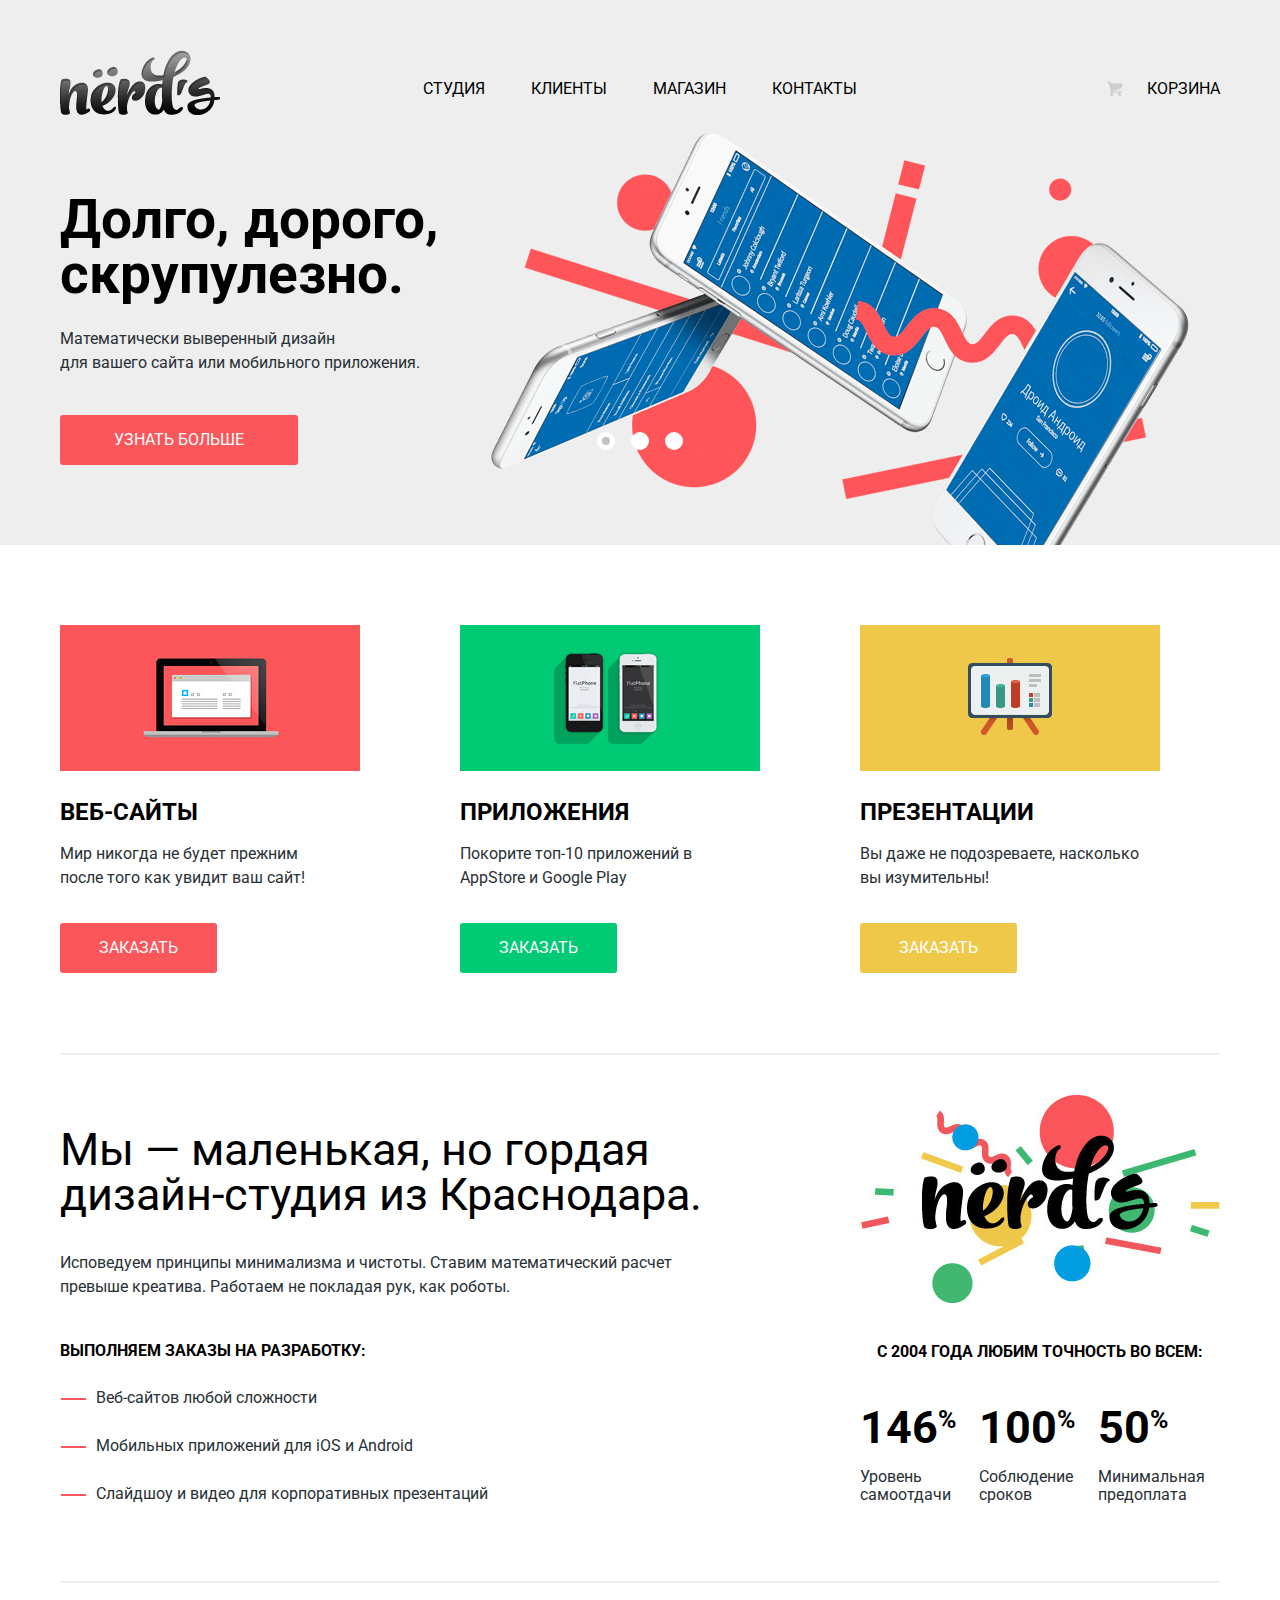
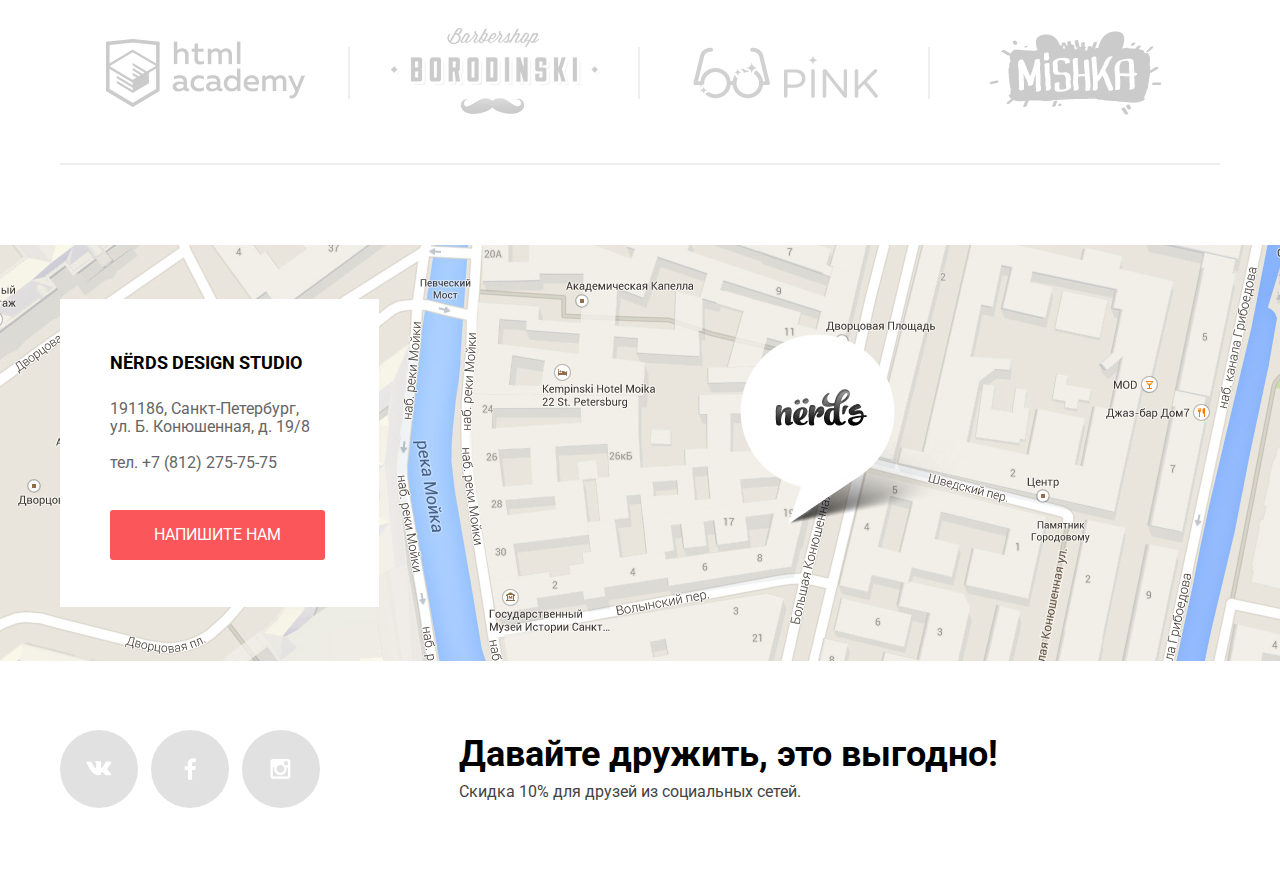
<file: index.html>
<!DOCTYPE html>
<html lang="en">
<head>
    <meta charset="UTF-8">
    <title>Nerd's</title>
    <link href="https://fonts.googleapis.com/css?family=Roboto:400,700&amp;subset=cyrillic" rel="stylesheet">
    <link rel="stylesheet" href="css/normalize.css">
    <link rel="stylesheet" href="css/style.css">
    <script> console.log("BugFix"); </script> <!-- QUEST: transition google chrome / opera  -->
</head>
<body>
<header class="header-main">
    <div class="layout-center">

        <nav class="nav-main">
            <a href="#"><img class="nav-main__logo" src="img/logo-header.png"></a>
            <ul class="nav-main__menu">
                <li class="nav-main__item"><a href="#">Студия</a></li>
                <li class="nav-main__item"><a href="#">Клиенты</a></li>
                <li class="nav-main__item"><a href="catalog.html">Магазин</a></li>
                <li class="nav-main__item"><a href="#">Контакты</a></li>
            </ul>
        </nav>

        <div class="user-block">
            <a class="user-block__basket" href="#">Корзина</a>
        </div>

    </div>
</header>

<main class="main-index">
    <div class="slider__wrap">
        <div class="slider">
            <input id="btn-1" type="radio" name="toggle" checked>
            <input id="btn-2" type="radio" name="toggle">
            <input id="btn-3" type="radio" name="toggle">
            <div class="slider__controls">
                <label for="btn-1"></label>
                <label for="btn-2"></label>
                <label for="btn-3"></label>
            </div>
            <div class="slide" id="slide-1">
                <span class="slide__title">Долго, дорого,<br>скрупулезно.</span>
                <p class="slide__description">Математически выверенный дизайн<br>
                    для вашего сайта или мобильного приложения.</p>
                <a class="btn slide__btn" href="#">Узнать больше</a>
            </div>
            <div class="slide" id="slide-2">
                <span class="slide__title">Любим математику<br>как никто другой</span>
                <p class="slide__description">Никакого креатива, только математические формулы<br>
                    для расчета идеальных пропорций.</p>
                <a class="btn slide__btn" href="#">Узнать больше</a>
            </div>
            <div class="slide" id="slide-3">
                <span class="slide__title">Только ночь,<br>только хардкор</span>
                <p class="slide__description">Работать днем, как все? Мы против этого.<br>
                    Ближе к полуночи работа только начинается.</p>
                <a class="btn slide__btn" href="#">Узнать больше</a>
            </div>
        </div>
    </div>
    <div class="layout-center">
        <section class="services clearfix">
            <article class="service">
                <img src="img/service-1.jpg">
                <h2 class="service__header">Веб-сайты</h2>
                <p class="service__description">Мир никогда не будет прежним после того как увидит ваш сайт!</p>
                <a class="btn service__btn" href="#">Заказать</a>
            </article>
            <article class="service">
                <img src="img/service-2.jpg">
                <h2 class="service__header">Приложения</h2>
                <p class="service__description">Покорите топ-10 приложений в AppStore и Google Play</p>
                <a class="btn service__btn -green" href="#">Заказать</a>
            </article>
            <article class="service">
                <img src="img/service-3.jpg">
                <h2 class="service__header">Презентации</h2>
                <p class="service__description">Вы даже не подозреваете, насколько вы изумительны!</p>
                <a class="btn service__btn -yellow" href="#">Заказать</a>
            </article>
        </section>
        <section class="about-us clearfix">
            <div class="column-left spec">
                <span class="spec__header">Мы — маленькая, но гордая дизайн-студия из Краснодара.</span>
                <p class="spec__description">Исповедуем принципы минимализма и чистоты. Ставим математический расчет
                    превыше креатива. Работаем не
                    покладая рук, как роботы.</p>
                <b class="spec__list-header">Выполняем заказы на разработку:</b>
                <ul class="spec__service-list">
                    <li class="spec__service">Веб-сайтов любой сложности</li>
                    <li class="spec__service">Мобильных приложений для iOS и Android</li>
                    <li class="spec__service">Слайдшоу и видео для корпоративных презентаций</li>
                </ul>
            </div>
            <div class="column-right statistic">
                <img src="img/logo.jpg">
                <b class="statistic__header">с 2004 года Любим точность во всем:</b>
                <ul class="statistic__facts">
                    <li class="statistic__fact">
                        <span class="statistic__value">146<sup>%</sup></span>
                        <p class="statistic__name">Уровень самоотдачи</p>
                    </li>
                    <li class="statistic__fact">
                        <span class="statistic__value">100<sup>%</sup></span>
                        <p class="statistic__name">Соблюдение сроков</p>
                    </li>
                    <li class="statistic__fact">
                        <span class="statistic__value">50<sup>%</sup></span>
                        <p class="statistic__name">Минимальная предоплата</p>
                    </li>
                </ul>
            </div>
        </section>
        <section class="clients clearfix">
            <ul class="clients__list">
                <li class="clients__client"><img src="img/logo-1.png"></li>
                <li class="clients__client"><img src="img/logo-2.png"></li>
                <li class="clients__client"><img src="img/logo-3.png"></li>
                <li class="clients__client"><img src="img/logo-4.png"></li>
            </ul>
        </section>
    </div>
</main>

<footer class="footer-main">
    <section class="contacts">
        <div class="layout-center">
            <div class="contacts__block">
                <b class="contacts__header">NЁRDS DESIGN STUDIO</b>
                <p class="contacts__address">191186, Санкт-Петербург,<br>ул. Б. Конюшенная, д. 19/8</p>
                <p class="contacts__phone">тел. +7 (812) 275-75-75</p>
                <a class="btn contacts__btn" href="#">Напишите нам</a>
            </div>
        </div>
    </section>
    <div class="layout-center">
        <section class="social clearfix">
            <a class="social__btn vk">Вконтакте</a>
            <a class="social__btn fb">Фейсбук</a>
            <a class="social__btn in">Инстаграм</a>
            <div class="social__promo">
                <span class="social__promo-header">Давайте дружить, это выгодно!</span>
                <p class="social__promo-text">Скидка 10% для друзей из социальных сетей.</p>
            </div>
        </section>
    </div>
</footer>

<section class="modal-feedback">
    <button class="modal-feedback__close" type="button" title="Закрыть">Закрыть</button>
    <h2 class="modal-feedback__header">Напишите нам</h2>
    <form class="feedback-form">
        <div class="feedback-form__group clearfix">
            <div class="feedback-form__layout">
                <label for="feedback-form__name">Ваше имя:</label>
                <input id="feedback-form__name" type="text" name="name" placeholder="Представьтесь, пожалуйста">
            </div>
            <div class="feedback-form__layout">
                <label for="feedback-form__e-mail">Ваш e-mail:</label>
                <input id="feedback-form__e-mail" type="text" name="e-mail" placeholder="Для отправки ответа">
            </div>
        </div>
        <div class="feedback-form__group">
            <label for="feedback-form__text">Текст письма:</label>
            <textarea id="feedback-form__text" name="text" placeholder="В свободной форме"></textarea>
        </div>
        <button class="feedback-form__send btn">Отправить</button>
    </form>
</section>

<section class="modal-overlay"></section>

<script src="js/feedback.js"></script>

</body>
</html>
</file>
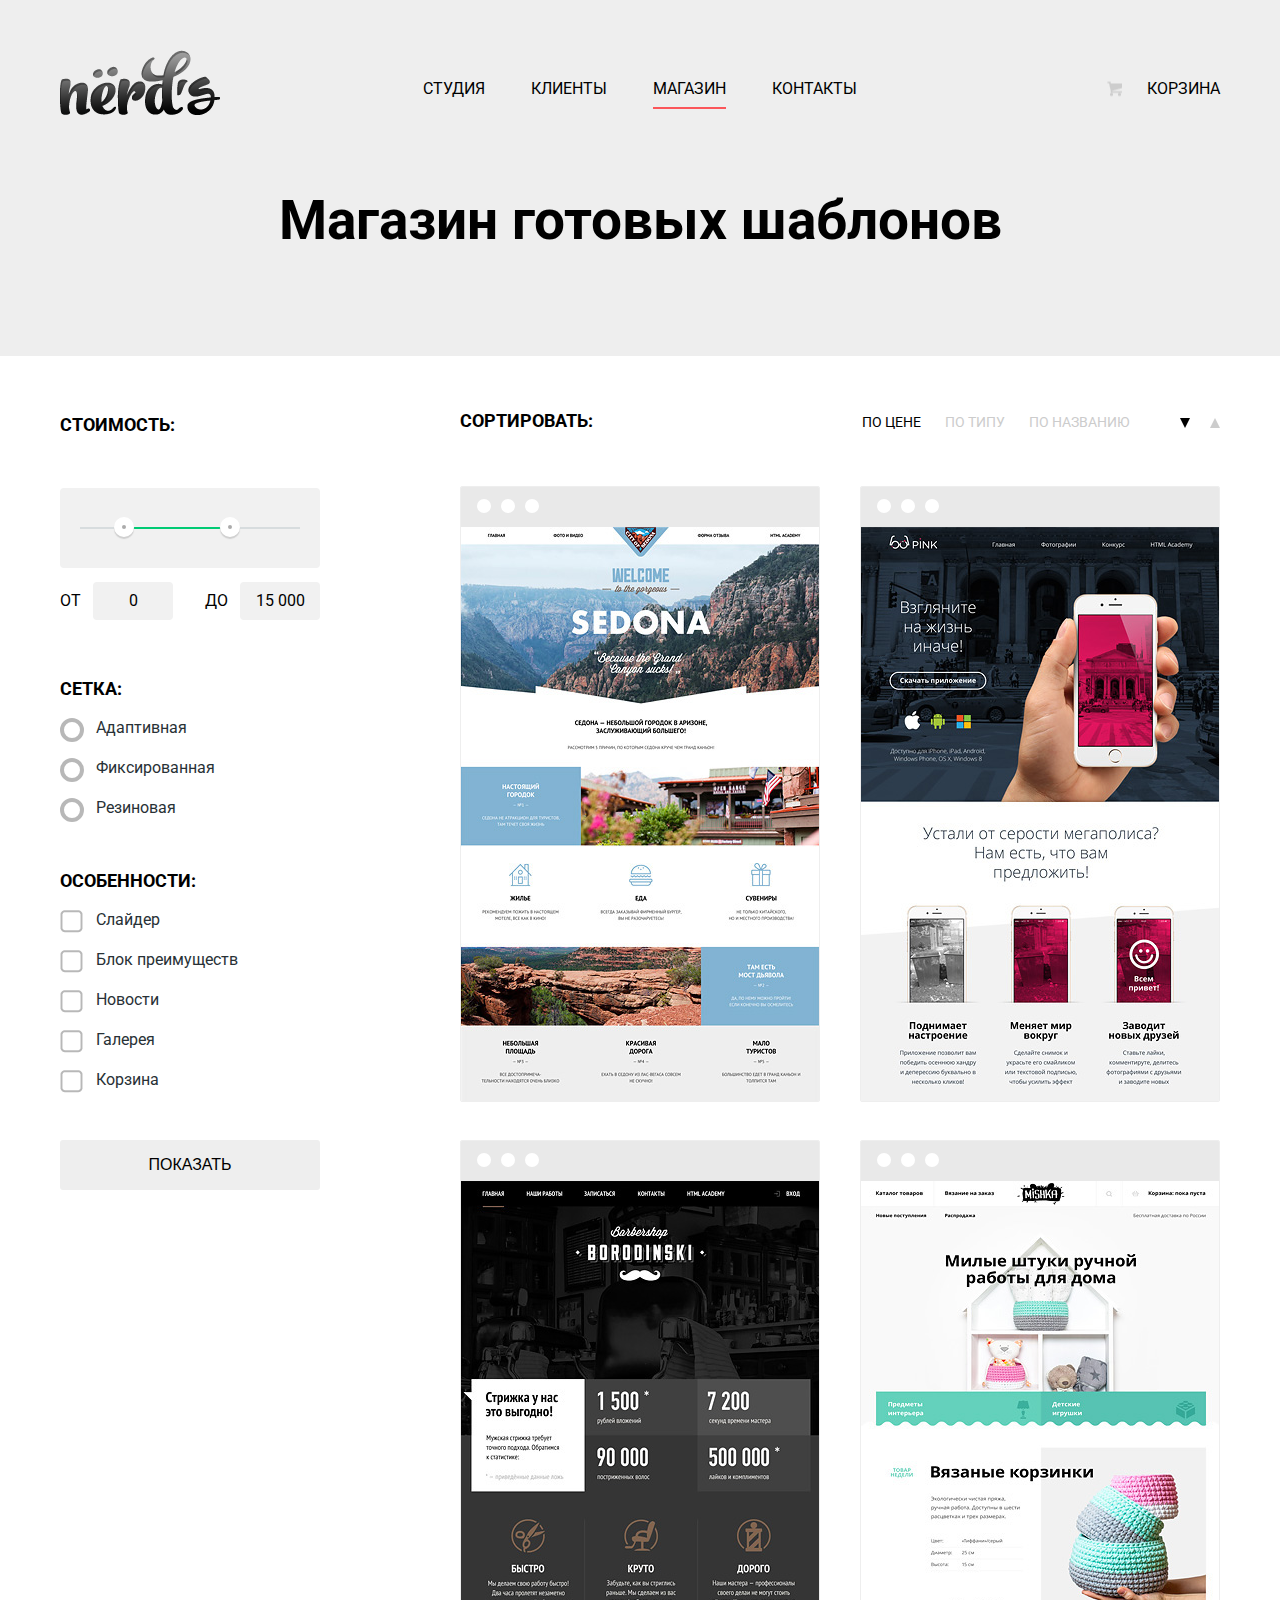
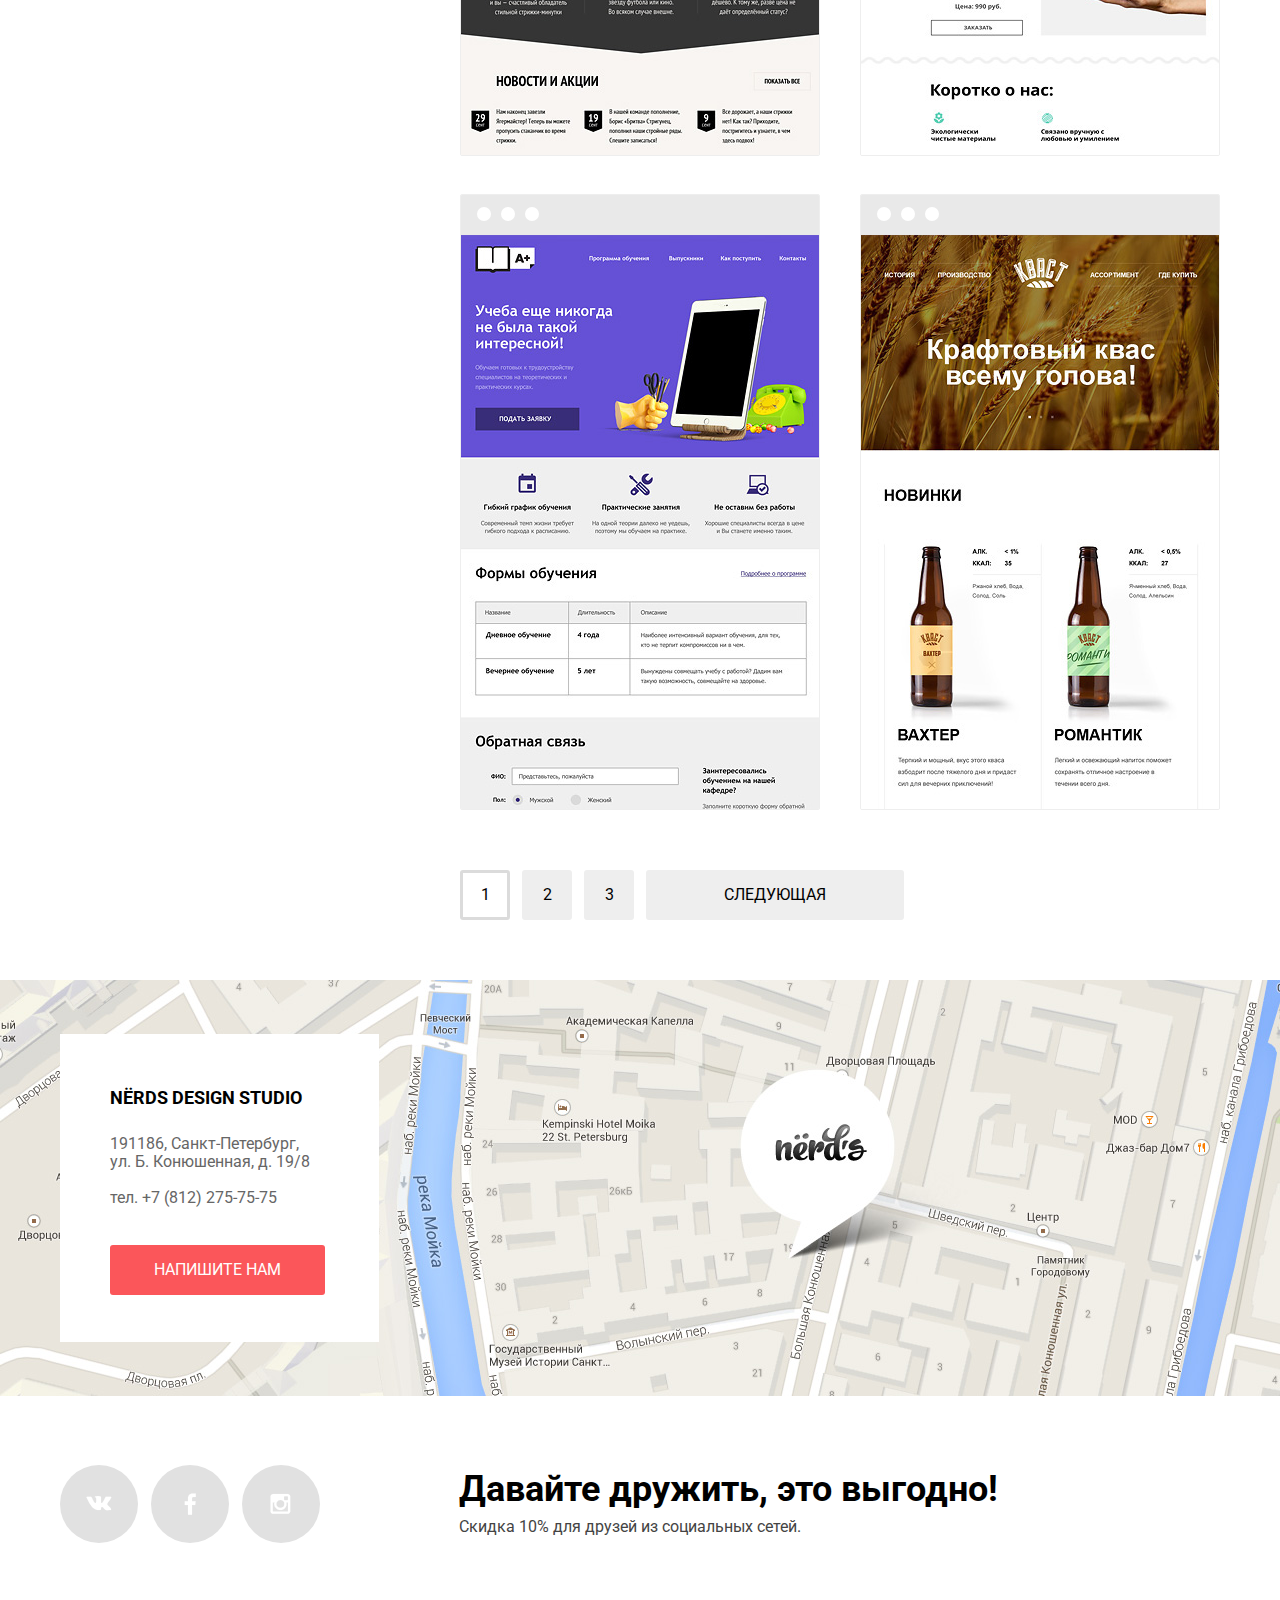
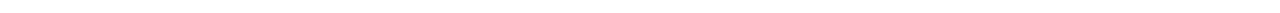
<file: catalog.html>
<!DOCTYPE html>
<html lang="ru">
<head>
    <meta charset="UTF-8">
    <title>Каталог</title>
    <link href="https://fonts.googleapis.com/css?family=Roboto:400,700&amp;subset=cyrillic" rel="stylesheet">
    <link rel="stylesheet" href="css/normalize.css">
    <link rel="stylesheet" href="css/style.css">
    <script> console.log("BugFix"); </script> <!-- QUEST: transition google chrome / opera  -->
</head>
<body>

<header class="header-main header-catalog">
    <div class="layout-center">

        <nav class="nav-main">
            <a href="index.html"><img class="nav-main__logo" src="img/logo-header.png"></a>
            <ul class="nav-main__menu">
                <li class="nav-main__item"><a href="#">Студия</a></li>
                <li class="nav-main__item"><a href="#">Клиенты</a></li>
                <li class="nav-main__item is-active"><a href="#">Магазин</a></li>
                <li class="nav-main__item"><a href="#">Контакты</a></li>
            </ul>
        </nav>

        <div class="user-block">
            <a class="user-block__basket" href="#">Корзина</a>
        </div>

        <h1 class="page-header">Магазин готовых шаблонов</h1>

    </div>
</header>

<main class="main-catalog">
    <div class="layout-center clearfix">

        <aside class="aside-catalog">
            <form class="catalog-form">

                <h3 class="catalog-form__header">Стоимость:</h3>
                <div class="price-filter">
                    <div class="price-filter__bar-controls">
                        <div class="price-filter__bar">
                            <div class="price-filter__fill">
                                <div class="price-filter__toggle _min"></div>
                                <div class="price-filter__toggle _max"></div>
                            </div>
                        </div>
                    </div>
                    <div class="price-filter__value-controls clearfix">
                        <div class="price-filter__layout _left">
                            <label class="price-filter__label _min">
                                от <input class="price-filter__value _min" type="text" value="0">
                            </label>
                        </div>
                        <div class="price-filter__layout _right">
                            <label class="price-filter__label _max">
                                до <input class="price-filter__value _max" type="text" value="15 000">
                            </label>
                        </div>
                    </div>
                </div>

                <h3 class="catalog-form__header">Сетка:</h3>
                <ul class="catalog-form__list">
                    <li class="catalog-form__item"><label><input type="radio" name="grid" value="adaptive">
                        <span class="catalog-form___radio"></span>Адаптивная</label></li>
                    <li class="catalog-form__item"><label><input type="radio" name="grid" value="fixed">
                        <span class="catalog-form___radio"></span>Фиксированная</label></li>
                    <li class="catalog-form__item"><label><input type="radio" name="grid" value="rubber">
                        <span class="catalog-form___radio"></span>Резиновая</label></li>
                </ul>

                <h3 class="catalog-form__header">Особенности:</h3>
                <ul class="catalog-form__list">
                    <li class="catalog-form__item"><label><input type="checkbox" name="slider">
                        <span class="catalog-form___checkbox"></span>Слайдер</label></li>
                    <li class="catalog-form__item"><label><input type="checkbox" name="features">
                        <span class="catalog-form___checkbox"></span>Блок преимуществ</label></li>
                    <li class="catalog-form__item"><label><input type="checkbox" name="news">
                        <span class="catalog-form___checkbox"></span>Новости</label></li>
                    <li class="catalog-form__item"><label><input type="checkbox" name="gallery">
                        <span class="catalog-form___checkbox"></span>Галерея</label></li>
                    <li class="catalog-form__item"><label><input type="checkbox" name="basket">
                        <span class="catalog-form___checkbox"></span>Корзина</label></li>
                </ul>

                <button class="catalog-form__btn btn -gray" type="button">Показать</button>
            </form>
        </aside>

        <div class="shop">
            <section class="sort-type clearfix">
                <h3 class="sort-type__header">Сортировать:</h3>
                <ul class="sort-type__list">
                    <li class="sort-type__item is-active"><a href="#">По цене</a></li>
                    <li class="sort-type__item"><a href="#">По типу</a></li>
                    <li class="sort-type__item"><a href="#">По названию</a></li>
                </ul>
                <ul class="sort-type__mode">
                    <li class="sort-type__down is-active"><a href="#">По убыванию</a></li>
                    <li class="sort-type__up"><a href="#">По возрастанию</a></li>
                </ul>
            </section>
            <section class="shop__items">
                <article class="item">
                    <div class="item__top-line">
                        <div class="item__top-line-circle"></div>
                        <div class="item__top-line-circle"></div>
                        <div class="item__top-line-circle"></div>
                    </div>
                    <img class="item__image" src="img/items/item1.jpg">
                    <div class="item__info">
                        <h2 class="item__header">Sedona</h2>
                        <p class="item__description">Информационный сайт<br>для туристов</p>
                        <a class="item__btn btn" href="#">9 900 руб.</a>
                    </div>
                </article>
                <article class="item">
                    <div class="item__top-line">
                        <div class="item__top-line-circle"></div>
                        <div class="item__top-line-circle"></div>
                        <div class="item__top-line-circle"></div>
                    </div>
                    <img class="item__image" src="img/items/item2.jpg">
                    <div class="item__info">
                        <h2 class="item__header">Pink app</h2>
                        <p class="item__description">Продуктовый лендинг приложения для iOS и Android</p>
                        <a class="item__btn btn" href="#">9 900 руб.</a>
                    </div>
                </article>
                <article class="item">
                    <div class="item__top-line">
                        <div class="item__top-line-circle"></div>
                        <div class="item__top-line-circle"></div>
                        <div class="item__top-line-circle"></div>
                    </div>
                    <img class="item__image" src="img/items/item3.jpg">
                    <div class="item__info">
                        <h2 class="item__header">Barbershop</h2>
                        <p class="item__description">Сайт салоны красоты.<br>Для мужчин, да.</p>
                        <a class="item__btn btn" href="#">9 900 руб.</a>
                    </div>
                </article>
                <article class="item">
                    <div class="item__top-line">
                        <div class="item__top-line-circle"></div>
                        <div class="item__top-line-circle"></div>
                        <div class="item__top-line-circle"></div>
                    </div>
                    <img class="item__image" src="img/items/item4.jpg">
                    <div class="item__info">
                        <h2 class="item__header">Mishka</h2>
                        <p class="item__description">Интернет-магазин<br>вязаных игрушек</p>
                        <a class="item__btn btn" href="#">9 900 руб.</a>
                    </div>
                </article>
                <article class="item">
                    <div class="item__top-line">
                        <div class="item__top-line-circle"></div>
                        <div class="item__top-line-circle"></div>
                        <div class="item__top-line-circle"></div>
                    </div>
                    <img class="item__image" src="img/items/item5.jpg">
                    <div class="item__info">
                        <h2 class="item__header">A plus</h2>
                        <p class="item__description">Лендинг курсов повышения квалификации</p>
                        <a class="item__btn btn" href="#">9 900 руб.</a>
                    </div>
                </article>
                <article class="item">
                    <div class="item__top-line">
                        <div class="item__top-line-circle"></div>
                        <div class="item__top-line-circle"></div>
                        <div class="item__top-line-circle"></div>
                    </div>
                    <img class="item__image" src="img/items/item6.jpg">
                    <div class="item__info">
                        <h2 class="item__header">Кваст</h2>
                        <p class="item__description">Промо-сайт производителя крафтового кваса</p>
                        <a class="item__btn btn" href="#">9 900 руб.</a>
                    </div>
                </article>

            </section>
            <section class="paginator">
                <a class="paginator__btn btn -gray is-active" href="#">1</a>
                <a class="paginator__btn btn -gray" href="#">2</a>
                <a class="paginator__btn btn -gray" href="#">3</a>
                <a class="paginator__btn paginator__btn-next btn -gray" href="#">Следующая</a>
            </section>
        </div>

    </div>
</main>

<footer class="footer-main">

    <section class="contacts">
        <div class="layout-center">
            <div class="contacts__block">
                <b class="contacts__header">NЁRDS DESIGN STUDIO</b>
                <p class="contacts__address">191186, Санкт-Петербург,<br>ул. Б. Конюшенная, д. 19/8</p>
                <p class="contacts__phone">тел. +7 (812) 275-75-75</p>
                <a class="btn contacts__btn" href="#">Напишите нам</a>
            </div>
        </div>
    </section>

    <div class="layout-center">
        <section class="social clearfix">
            <a class="social__btn vk">Вконтакте</a>
            <a class="social__btn fb">Фейсбук</a>
            <a class="social__btn in">Инстаграм</a>
            <div class="social__promo">
                <span class="social__promo-header">Давайте дружить, это выгодно!</span>
                <p class="social__promo-text">Скидка 10% для друзей из социальных сетей.</p>
            </div>
        </section>
    </div>
</footer>

<section class="modal-feedback">
    <button class="modal-feedback__close" type="button" title="Закрыть">Закрыть</button>
    <h2 class="modal-feedback__header">Напишите нам</h2>
    <form class="feedback-form">
        <div class="feedback-form__group clearfix">
            <div class="feedback-form__layout">
                <label for="feedback-form__name">Ваше имя:</label>
                <input id="feedback-form__name" type="text" name="name" placeholder="Представьтесь, пожалуйста">
            </div>
            <div class="feedback-form__layout">
                <label for="feedback-form__e-mail">Ваш e-mail:</label>
                <input id="feedback-form__e-mail" type="text" name="e-mail" placeholder="Для отправки ответа">
            </div>
        </div>
        <div class="feedback-form__group">
            <label for="feedback-form__text">Текст письма:</label>
            <textarea id="feedback-form__text" name="text" placeholder="В свободной форме"></textarea>
        </div>
        <button class="feedback-form__send btn">Отправить</button>
    </form>
</section>

<section class="modal-overlay"></section>

</body>
</html>
</file>
<file: css/style.css>
/*<editor-fold desc="=== GLOBAL ===">*/

body {
    font-family: 'Roboto', sans-serif;
    font-size: 16px;
    line-height: 24px;
    color: black;
}

p,
li {
    color: #283136; /* TODO: remove black color*/
}

/*<editor-fold desc="~~~ supports">*/

.layout-center {
    width: 1160px;
    padding: 0 20px;
    margin: 0 auto;
}

.clearfix::after {
    content: "";
    display: table; /* QUEST: table */
    clear: both;
}

/*</editor-fold>*/
/*<editor-fold desc="--- .btn">*/

.btn {
    display: inline-block;
    padding: 13px 54px;
    color: white;
    text-transform: uppercase;
    text-decoration: none;
    background-color: #fb565a;
    border-radius: 3px;
    transition: background-color 0.1s, color 0.1s, box-shadow 0.1s;
    border: none;
}

.btn:hover {
    background-color: #e74246;
}

.btn:active {
    background-color: #d7373b;
    color: rgba(255, 255, 255, 0.3);
    box-shadow: inset 0 3px 0 0 rgba(0, 0, 0, 0.1);
}

.-green {
    background-color: #00ca74;
}

.-green:hover {
    background-color: #00bc6c;
}

.-green:active {
    background-color: #00aa62;
}

.-yellow {
    background-color: #efc84a;
}

.-yellow:hover {
    background-color: #eab534;
}

.-yellow:active {
    background-color: #e5a722;
}

.-gray {
    background-color: #eeeeee;
    color: black;
}

.-gray:hover {
    background-color: #dfdfdf;
}

.-gray:active {
    background-color: #d5d5d5;
    color: #a8a8a8;
}

/*</editor-fold>*/
/*</editor-fold>*/
/*<editor-fold desc="=== HEADER ===">*/

.header-main {
    padding-top: 50px;
    background-color: #eeeeee;
    font-size: 0;
}

/*<editor-fold desc="--- .nav-main">*/

.nav-main {
    display: inline-block;
    vertical-align: bottom;
}

.nav-main__logo {
    display: inline-block;
    width: 160px;
    vertical-align: bottom;
    transition: filter 0.2s, transform 0.2s;
}

.nav-main__logo:hover {
    transform: translate(-2px, -2px);
    filter: drop-shadow(3px 3px 2px #aaa); /* Test */
}

/* - .nav-main__menu - */

.nav-main__menu {
    display: inline-block;
    width: 840px;
    margin: 0;
    padding: 0;
    vertical-align: bottom;
    text-align: center;
}

.nav-main__item {
    position: relative;
    display: inline-block;
    vertical-align: bottom;
    font-size: 16px;
    line-height: 30px;
}

.nav-main__item.is-active a {
    cursor: default;
}

.nav-main__item.is-active:hover a {
    color: black;
}

.nav-main__item.is-active:active a {
    opacity: 1;
}

.nav-main__item.is-active::after {
    position: absolute;
    content: "";
    bottom: 6px;
    left: 23px;
    right: 23px;
    height: 2px;
    background-color: #fb565a;
}

.nav-main__item a {
    display: block;
    padding: 11px 23px;
    color: black;
    text-decoration: none;
    text-transform: uppercase;
    cursor: pointer;
    transition: color 0.1s, opacity 0.1s;
}

.nav-main__item a:hover {
    color: #fb565a;
}

.nav-main__item a:active {
    color: black;
    opacity: 0.3;
}

/*</editor-fold>*/
/*<editor-fold desc="--- .user-block">*/

.user-block {
    display: inline-block;
    vertical-align: bottom;
    text-align: right;
    width: 160px;
}

.user-block__basket {
    position: relative;
    display: inline-block;
    padding: 11px 0 11px 40px;
    vertical-align: bottom;
    font-size: 16px;
    line-height: 30px;
    color: black;
    text-decoration: none;
    text-transform: uppercase;
    transition: color 0.1s, opacity 0.1s;
}

.user-block__basket:hover {
    color: #fb565a;
}

.user-block__basket:active {
    color: rgba(0, 0, 0, 0.3); /* opacity for basket*/
}

.user-block__basket::before {
    position: absolute;
    left: 0;
    top: 50%;
    transform: translate(0, -50%);
    content: "";
    width: 15px;
    height: 15px;
    background: transparent url("../img/sprite-icons.png") no-repeat -10px -96px;
}

/*</editor-fold>*/
/*<editor-fold desc="= catalog.html =">*/
/*</editor-fold>*/
/*<editor-fold desc="--- .page-header">*/

.page-header {
    margin: 0;
    padding-top: 78px;
    padding-bottom: 108px;
    font-size: 55px;
    line-height: 55px;
    font-weight: bold;
    color: black;
    text-align: center;
}

/*</editor-fold>*/
/*</editor-fold>*/
/*<editor-fold desc="=== MAIN ===">*/
/*<editor-fold desc="= index.html =">*/

.main-index {
    padding-bottom: 80px;
}

/*</editor-fold>*/
/*<editor-fold desc="--- .slider">*/

.slider__wrap {
    background-color: #eeeeee;
}

.slider {
    position: relative;
    width: 1160px;
    height: 430px;
    margin: 0 auto;
}

.slider input[type="radio"] {
    display: none;
}

.slider__controls {
    position: absolute;
    bottom: 95px;
    left: 50%;
    z-index: 100;
    transform: translate(-50%, 0);
    font-size: 0;
    line-height: 0;
    text-align: center;
}

.slider__controls label {
    display: inline-block;
    vertical-align: top;
    width: 8px;
    height: 8px;
    margin: 0 8px;
    background: white;
    border: 5px solid white;
    border-radius: 50%;
    cursor: pointer;
    transition: background-color 1s;
}

/*<editor-fold desc="^ - .slide">*/

.slide {
    /*display: none;*/
    position: absolute;
    top: 0;
    left: 0;
    z-index: 10;
    opacity: 0;
    box-sizing: border-box;
    width: 100%;
    height: 100%;
    padding-top: 77px;
    overflow: hidden;
    background-repeat: no-repeat;
    background-position: right bottom;
    transition: opacity 1s;
}

.slide__title {
    font-size: 55px;
    line-height: 55px;
    font-weight: bold;
    color: black;
}

.slide__description {
    margin: 0;
    margin-top: 25px;
}

.slide__btn {
    display: inline-block;
    padding: 13px 54px;
    margin-top: 40px;
    color: white;
    text-transform: uppercase;
    text-decoration: none;
    background-color: #fb565a;
    border-radius: 3px;
}

/*</editor-fold>*/

#slide-1 {
    background-image: url(../img/slide-1.png);
}

#slide-2 {
    background-image: url(../img/slide-2.png);
}

#slide-3 {
    background-image: url(../img/slide-3.png);
}

#btn-1:checked ~ .slider__controls label[for="btn-1"],
#btn-2:checked ~ .slider__controls label[for="btn-2"],
#btn-3:checked ~ .slider__controls label[for="btn-3"] {
    background-color: #c1c1c1;
}

#btn-1:checked ~ #slide-1,
#btn-2:checked ~ #slide-2,
#btn-3:checked ~ #slide-3 {
    /*display: block;*/
    opacity: 1;
    z-index: 20;
}

/*</editor-fold>*/
/*<editor-fold desc="--- .services">*/

.services {
    margin-top: 80px;
    border-bottom: 2px solid #eeeeee;
    padding-bottom: 80px;
}

/* - .service - */

.service {
    float: left;
    width: 300px;
}

.service:not(:last-of-type) {
    margin-right: 100px;
}

.service__header {
    margin: 0;
    margin-top: 19px;
    font-size: 24px;
    line-height: 30px;
    font-weight: bold;
    text-transform: uppercase;
    color: black;
}

.service__description {
    margin: 0;
    margin-top: 15px;
    padding-right: 20px;
}

.service__btn {
    margin-top: 33px;
    padding-left: 39px;
    padding-right: 39px;
}

/*</editor-fold>*/
/*<editor-fold desc="--- .about-us">*/

.about-us {
    padding-bottom: 61px;
    border-bottom: 2px solid #eeeeee;
}

.about-us .column-left.spec {
    float: left;
    width: 660px;
    margin-top: 72px;
}

.about-us .column-right.statistic {
    float: right;
    width: 360px;
    margin-top: 40px;
}

/*<editor-fold desc="^ - .spec">*/

.spec__header {
    display: block;
    font-size: 45px;
    line-height: 45px;
    color: black;
}

.spec__description {
    margin: 0;
    margin-top: 34px;
}

.spec__list-header {
    display: block;
    margin: 0;
    margin-top: 40px;
    font-size: 16px;
    line-height: 24px;
    color: black;
    text-transform: uppercase;
}

.spec__service-list {
    margin: 0;
    margin-top: 23px;
    padding: 0;
    list-style: none;
}

.spec__service {
    position: relative;
    padding-left: 36px;
}

.spec__service:not(:last-of-type) {
    margin-bottom: 24px;
}

.spec__service::before {
    position: absolute;
    content: "";
    left: 1px;
    top: 50%;
    width: 25px;
    height: 2px;
    background-color: #fb565a;
}

/*</editor-fold>*/

/*<editor-fold desc="^ - .statistic">*/

.statistic__header {
    display: block;
    margin-top: 30px;
    text-align: center;
    font-size: 16px;
    line-height: 24px;
    color: black;
    text-transform: uppercase;
}

.statistic__facts {
    margin: 0;
    padding: 0;
    list-style: none;
}

.statistic__fact {
    float: left;
    width: 100px;
    margin-top: 41px;
}

.statistic__fact:not(:last-of-type) {
    margin-right: 19px;
}

.statistic__value {
    display: block;
    font-size: 45px;
    line-height: 45px;
    font-weight: bold;
    color: black;
}

.statistic__value sup {
    font-size: 25px;
    top: -0.6em;
}

.statistic__name {
    margin-top: 18px;
    line-height: 18px;
}

/*</editor-fold>*/
/*</editor-fold>*/
/*<editor-fold desc="--- .clients">*/

.clients {
    border-bottom: 2px solid #eeeeee;
}

.clients__list {
    margin: 0;
    padding: 0;
    list-style: none;
}

.clients__client {
    position: relative;
    float: left;
    width: 290px;
    height: 180px;
}

.clients__client:not(:last-of-type)::before {
    position: absolute;
    content: "";
    right: 0;
    top: 50%;
    transform: translate(0, -50%);
    width: 2px;
    height: 52px;
    background-color: #eeeeee;
}

.clients__client img {
    position: absolute;
    top: 0;
    right: 0;
    bottom: 0;
    left: 0;
    margin: auto;
    opacity: 0.2;
    transition: opacity 0.1s, transform 0.1s;
}

.clients__client img:hover {
    opacity: 1;
    transform: scale(1.1, 1.1);
}

/*</editor-fold>*/
/*<editor-fold desc="= catalog.html =">*/

.main-catalog {
    padding-top: 56px;
    padding-bottom: 60px;
}

/*</editor-fold>*/
/*<editor-fold desc="--- .aside-catalog">*/

.aside-catalog {
    float: left;
    width: 260px;
    /*min-height: 200px; !* temp *!*/
    /*background-color: deepskyblue;*/
}

/*<editor-fold desc="^ - .catalog-form">*/

.catalog-form {

}

.catalog-form__header {
    margin: 0;
    font-size: 18px;
    line-height: 26px;
    text-transform: uppercase;
    color: black;
}

.catalog-form__header:not(:first-of-type) {
    margin-top: 50px;
}

/*<editor-fold desc="^ - .price-filter">*/

.price-filter {
    margin-top: 50px;
    padding-bottom: 6px;
}

.price-filter__bar-controls {
    min-height: 80px;
    padding: 0 20px;
    background-color: #f1f1f1;
    border-radius: 4px;
    overflow: hidden; /* margin for bar*/
}

.price-filter__bar {
    margin-top: 39px;
    height: 2px;
    background-color: #d7dcde;
}

.price-filter__fill {
    position: relative;
    height: 100%;
    margin-left: 20%; /* control: min */
    margin-right: 32%; /* control: max */
    background-color: #00ca74;
}

.price-filter__toggle {
    position: absolute;
    z-index: 20;
    top: 0;
    width: 4px;
    height: 4px;
    border: 8px solid white;
    background: #ababab;
    cursor: pointer;
    border-radius: 50%;
    box-shadow: 0 2px 1px 0 #cfcfcf;
}

.price-filter__toggle._min {
    transform: translate(-50%, -50%);
    left: 0;
}

.price-filter__toggle._max {
    transform: translate(+50%, -50%);
    right: 0;
}

.price-filter__value-controls {
    margin-top: 14px;
}

.price-filter__layout._left {
    float: left;
}

.price-filter__layout._right {
    float: right;
}

.price-filter__label {
    text-transform: uppercase;
}

.price-filter__value {
    width: 60px;
    padding: 7px 10px;
    margin-left: 8px;
    border: none;
    background-color: #f1f1f1;
    font: inherit;
    text-align: center;
    border-radius: 4px;
}

/*</editor-fold>*/

.catalog-form__list {
    margin: 0;
    margin-top: 16px;
    padding: 0;
    list-style: none;
}

.catalog-form__item {
    position: relative;
    font-size: 16px;
    line-height: 20px;
    padding-left: 36px;
}

.catalog-form__item:not(:first-of-type) {
    margin-top: 20px;
}

.catalog-form__item label {
    cursor: pointer;
}

.catalog-form__item label:hover {
    color: #e74246; /* =/ */
}

.catalog-form__item label:active {
    color: #c13135; /* =/ */
}

.catalog-form__item input[type="radio"],
.catalog-form__item input[type="checkbox"] {
    display: none;
}

.catalog-form___radio {
    position: absolute;
    top: 0;
    left: 0;
    box-sizing: border-box;
    width: 24px;
    height: 24px;
    border: 4px solid #b8b8b8;
    border-radius: 50%;
}

.catalog-form__item input[type="radio"]:checked ~ .catalog-form___radio::after {
    position: absolute;
    content: "";
    top: 50%;
    left: 50%;
    transform: translate(-50%, -50%);
    width: 8px;
    height: 8px;
    border-radius: 50%;
    background-color: #b8b8b8;
}

.catalog-form___checkbox {
    position: absolute;
    left: 0;
    box-sizing: border-box;
    width: 28px;
    height: 28px;
    background: transparent url("../img/sprite-icons.png") no-repeat;
    background-position: -10px -10px;
}

.catalog-form__item input[type="checkbox"]:checked ~ .catalog-form___checkbox {
    background-position: -10px -53px;
}

.catalog-form__btn {
    margin-top: 50px;
    width: 100%;
    padding: 16px 14px;
}

/*</editor-fold>*/
/*</editor-fold>*/
/*<editor-fold desc="--- .shop">*/

.shop {
    float: right;
    width: 760px;
    /*margin-top: 22px;*/
    /*padding-top: 40px;*/
    /*padding-bottom: 40px;*/
    /*background-color: green;*/
}

/*<editor-fold desc="^ - .sort-type">*/

.sort-type {
    /*background-color: rgba(100, 0, 0, 0.2);*/
    text-align: right;
    font-size: 0;
    text-transform: uppercase;
}

.sort-type__header {
    float: left;
    margin: 0;
    font-size: 18px;
    line-height: 18px;
    font-weight: bold;
}

.sort-type__list,
.sort-type__mode {
    display: inline-block;
    vertical-align: top;
    margin: 0;
    padding-left: 16px;
    list-style: none;
}

.sort-type__item {
    display: inline-block;
    vertical-align: top;
    margin-right: 4px;
}

.sort-type__item a {
    display: block;
    padding: 0 10px;
    font-size: 14px;
    line-height: 20px;
    text-decoration: none;
    color: #cccccc;
}

.sort-type__item:hover a {
    color: #8b8b8b;
}

.sort-type__item:active a {
    color: black;
}

.sort-type__item.is-active a {
    color: black;
}

.sort-type__up,
.sort-type__down {
    display: inline-block;
    vertical-align: top;
}

.sort-type__up a,
.sort-type__down a {
    position: relative;
    display: block;
    min-width: 10px;
    padding: 0;
    margin-left: 20px;
    font-size: 0;
    line-height: 18px;
}

.sort-type__up a::after,
.sort-type__down a::after {
    position: absolute;
    content: "";
    left: 50%;
    top: 60%;
    transform: translate(-50%, -50%);
    width: 0;
    height: 0;
    border: 5px solid transparent;
    background-color: transparent;
}

.sort-type__up a::after {
    border-top: 0;
    border-bottom: 10px solid #cccccc;
}

.sort-type__up:hover a::after {
    border-bottom-color: #8b8b8b;
}

.sort-type__up:active a::after {
    border-bottom-color: black;
}

.sort-type__up.is-active a::after {
    border-bottom-color: black;
}

.sort-type__down a::after {
    border-bottom: 0;
    border-top: 10px solid #cccccc;
}

.sort-type__up:hover a::after {
    border-top-color: #8b8b8b;
}

.sort-type__up:active a::after {
    border-top-color: #8b8b8b;
}

.sort-type__down.is-active a::after {
    border-top-color: black;
}

/*</editor-fold>*/
/*<editor-fold desc="^ - .shop__items">*/

.shop__items {
    font-size: 0;
    padding-top: 50px;
}

/*<editor-fold desc="^ - .item">*/

.item {
    display: inline-block;
    vertical-align: top;
    position: relative;
    width: 360px;
    height: 616px;
    border-radius: 2px;
    overflow: hidden;
    box-sizing: border-box;
    /*box-shadow: inset 0 0 10px black;*/
    /*outline: 20px solid #e5e5e5;*/
    border: 1px solid #eeeeee;
    /*outline-offset: -20px;*/
    margin-bottom: 38px;
    transition: box-shadow 0.2s ease-in-out, border-color 0.2s ease-in-out;
}

.item:hover {
    box-shadow: 0 6px 15px 0 rgba(0, 0, 0, 0.25);
    border-color: #e1e1e1;
}

.item:nth-of-type(2n + 1) {
    margin-right: 40px;
}

.item__top-line {
    box-sizing: border-box;
    width: 100%;
    height: 40px;
    padding-left: 16px;
    background-color: #e9e9e9;
    transition: background-color 0.2s ease-in-out;
}

.item:hover .item__top-line {
    background-color: #4d4d4d;
}

.item__top-line-circle {
    display: inline-block;
    vertical-align: top;
    width: 14px;
    height: 14px;
    /*line-height: 40px;*/
    margin-top: 12px;
    /*transform: translate(0, 50%);*/
    background-color: white;
    border-radius: 50%;
    margin-right: 10px;
    /*transition: background-color 0.2s ease-in-out;*/
}

/*.item:hover .item__top-line-circle:nth-of-type(1) {*/
/*background-color: #df5f59;*/
/*}*/

/*.item:hover .item__top-line-circle:nth-of-type(2) {*/
/*background-color: #eebd40;*/
/*}*/

/*.item:hover .item__top-line-circle:nth-of-type(3) {*/
/*background-color: #76c84f;*/
/*}*/

.item__image {

}

.item__info {
    position: absolute;
    left: 0;
    bottom: 0;
    box-sizing: border-box;
    width: 100%;
    padding: 28px 60px 42px 60px;
    text-align: center;
    background-color: #eeeeee;
    transform: translate(0, 100%);
    transition: transform 0.2s ease-in-out;
}

.item:hover .item__info {
    transform: translate(0, 0);
}

.item__header {
    font-size: 18px;
    line-height: 28px;
    margin: 0;
    font-weight: bold;
    text-transform: uppercase;
}

.item__description {
    margin: 0;
    margin-top: 14px;
    font-size: 16px;
    line-height: 18px;
    color: #666666;
}

.item__btn {
    box-sizing: border-box;
    min-width: 200px;
    margin-top: 32px;
    padding: 16px 10px;
    font-size: 16px;
    line-height: 18px;
    color: white;
    text-transform: uppercase;
}

/*</editor-fold>*/
/*</editor-fold>*/
/*<editor-fold desc="^ - .paginator">*/

.paginator {
    margin-top: 22px;
}

.paginator__btn {
    box-sizing: border-box;
    min-width: 50px;
    padding: 0 16px;
    margin-right: 8px;
    line-height: 50px;
    text-align: center;
    vertical-align: top;
}

.paginator__btn.is-active {
    border: 3px solid #dbdbdb;
    line-height: 44px;
    background-color: white;
}

.paginator__btn.is-active:active {
    box-shadow: none;
    background-color: #d5d5d5;
}

.paginator__btn-next {
    padding: 0 78px;
}

/*</editor-fold>*/
/*</editor-fold>*/
/*</editor-fold>*/
/*<editor-fold desc="=== FOOTER ===">*/

.footer-main {
}

/*<editor-fold desc="--- .contacts">*/

.contacts {
    background: #eceae2 url("../img/map.jpg") no-repeat center;
    height: 416px;
    overflow: hidden;
}

.contacts__block {
    width: 219px;
    padding: 49px 50px 47px 50px;
    margin-top: 54px;
    background-color: white;
}

.contacts__header {
    font-size: 18px;
    line-height: 30px;
    font-weight: bold;
    color: black;
}

.contacts__address,
.contacts__phone {
    color: #666666;
    line-height: 18px;
}

.contacts__address {
    margin-top: 22px;
}

.contacts__phone {
    margin-top: 18px;
}

.contacts__btn {
    margin-top: 22px;
    line-height: 18px;
    padding: 16px 44px;
}

/*</editor-fold>*/
/*<editor-fold desc="--- .social">*/

.social {
    padding: 69px 0 70px 0;
}

.social__btn {
    position: relative;
    float: left;
    width: 78px;
    height: 78px;
    margin-right: 13px;
    border-radius: 50%;
    font-size: 0;
    background-color: #e1e1e1;
    transition: background-color 0.1s;
}

.social__btn::before {
    position: absolute;
    content: "";
    left: 0;
    top: 0;
    width: 100%;
    height: 100%;
    background-image: url("../img/sprite-icons.png");
    background-repeat: no-repeat;
    transition: opacity 0.1s, transform 0.1s;
}

.social__btn.vk::before {
    background-position: -10px -327px;
}

.social__btn.fb::before {
    background-position: -10px -131px;
}

.social__btn.in::before {
    background-position: -10px -229px;
}

.social__btn:hover {
    background-color: #e74246;
}

.social__btn:hover::before {
    transform: scale(1.1, 1.1);
}

.social__btn:active {
    background-color: #d7373b;
}

.social__btn:active::before {
    opacity: 0.3;
}

.social__promo {
    float: left;
    margin-left: 126px;
    color: black;
}

.social__promo-header {
    display: block;
    margin: 0;
    margin-top: 6px;
    font-size: 36px;
    line-height: 36px;
    font-weight: bold;
}

.social__promo-text {
    margin: 0;
    margin-top: 9px;
    font-size: 16px;
    line-height: 22px;
    color: #444444;
}

/*</editor-fold>*/
/*</editor-fold>*/
/*<editor-fold desc="=== MODALS ===">*/

.modal-overlay {
    display: none;
    position: fixed;
    top: 0;
    left: 0;
    z-index: 100;
    width: 100%;
    height: 100%;
    background-color: rgba(0, 0, 0, 0.5);
}

/*<editor-fold desc="--- .modal-feedback">*/

.modal-feedback {
    display: none;
    position: fixed;
    z-index: 110;
    /*top: 50%;*/
    /*left: 50%;*/
    /*transform: translate(-50%, -50%);*/
    top: 50px;
    right: 0;
    /*bottom: 0;*/
    left: 0;
    margin: 0 auto;
    width: 760px;
    padding: 68px 100px 82px 100px;
    background-color: white;
    box-shadow: 0 20px 40px 0 rgba(0, 0, 0, 0.75);
}

.modal-feedback__close {
    position: absolute;
    top: 76px;
    right: 86px;
    width: 28px;
    height: 28px;
    border: none;
    font-size: 0;
}

.modal-feedback__close::before,
.modal-feedback__close::after {
    position: absolute;
    content: "";
    top: 12px;
    left: 0;
    width: 28px;
    height: 4px;
    border-radius: 1px;
    background-color: #ffcccd;
}

.modal-feedback__close::before {
    transform: rotate(45deg);
}

.modal-feedback__close::after {
    transform: rotate(-45deg);
}

.modal-feedback__header {
    margin: 0;
    font-size: 45px;
    line-height: 46px;
    color: black;
}

/*<editor-fold desc="^ - .feedback-form">*/

.feedback-form {
    margin-top: 36px;
}

.feedback-form__group {
    margin-top: 30px;
    width: 100%;
}

.feedback-form__layout {
    float: left;
    width: 360px;
}

.feedback-form__layout:not(:last-of-type) {
    margin-right: 40px;
}

.feedback-form label {
    font-size: 16px;
    line-height: 18px;
    font-weight: bold;
    color: black;
}

.feedback-form input[type="text"],
.feedback-form textarea {
    box-sizing: border-box;
    width: 100%;
    margin-top: 6px;
    padding: 14px;
    border: 2px solid #d7dcde;
    border-radius: 2px;
}

.feedback-form textarea {
    min-height: 120px;
    resize: none;
}

.feedback-form__send {
    margin-top: 40px;
    padding: 16px 80px;
}

/*</editor-fold>*/
/*</editor-fold>*/

/*<editor-fold desc="^ - .js-modal ">*/

.js-modal__show {
    display: block;
}

@keyframes shake {
    0%, 100% {
        transform: translateX(0px);
    }
    10%, 30%, 50%, 70%, 90% {
        transform: translateX(-10px);
    }
    20%, 40%, 60%, 80% {
        transform: translateX(10px);
    }
}

.js-modal__error {
    animation: shake 0.6s;
}


/*</editor-fold>*/

/*</editor-fold>*/
</file>
